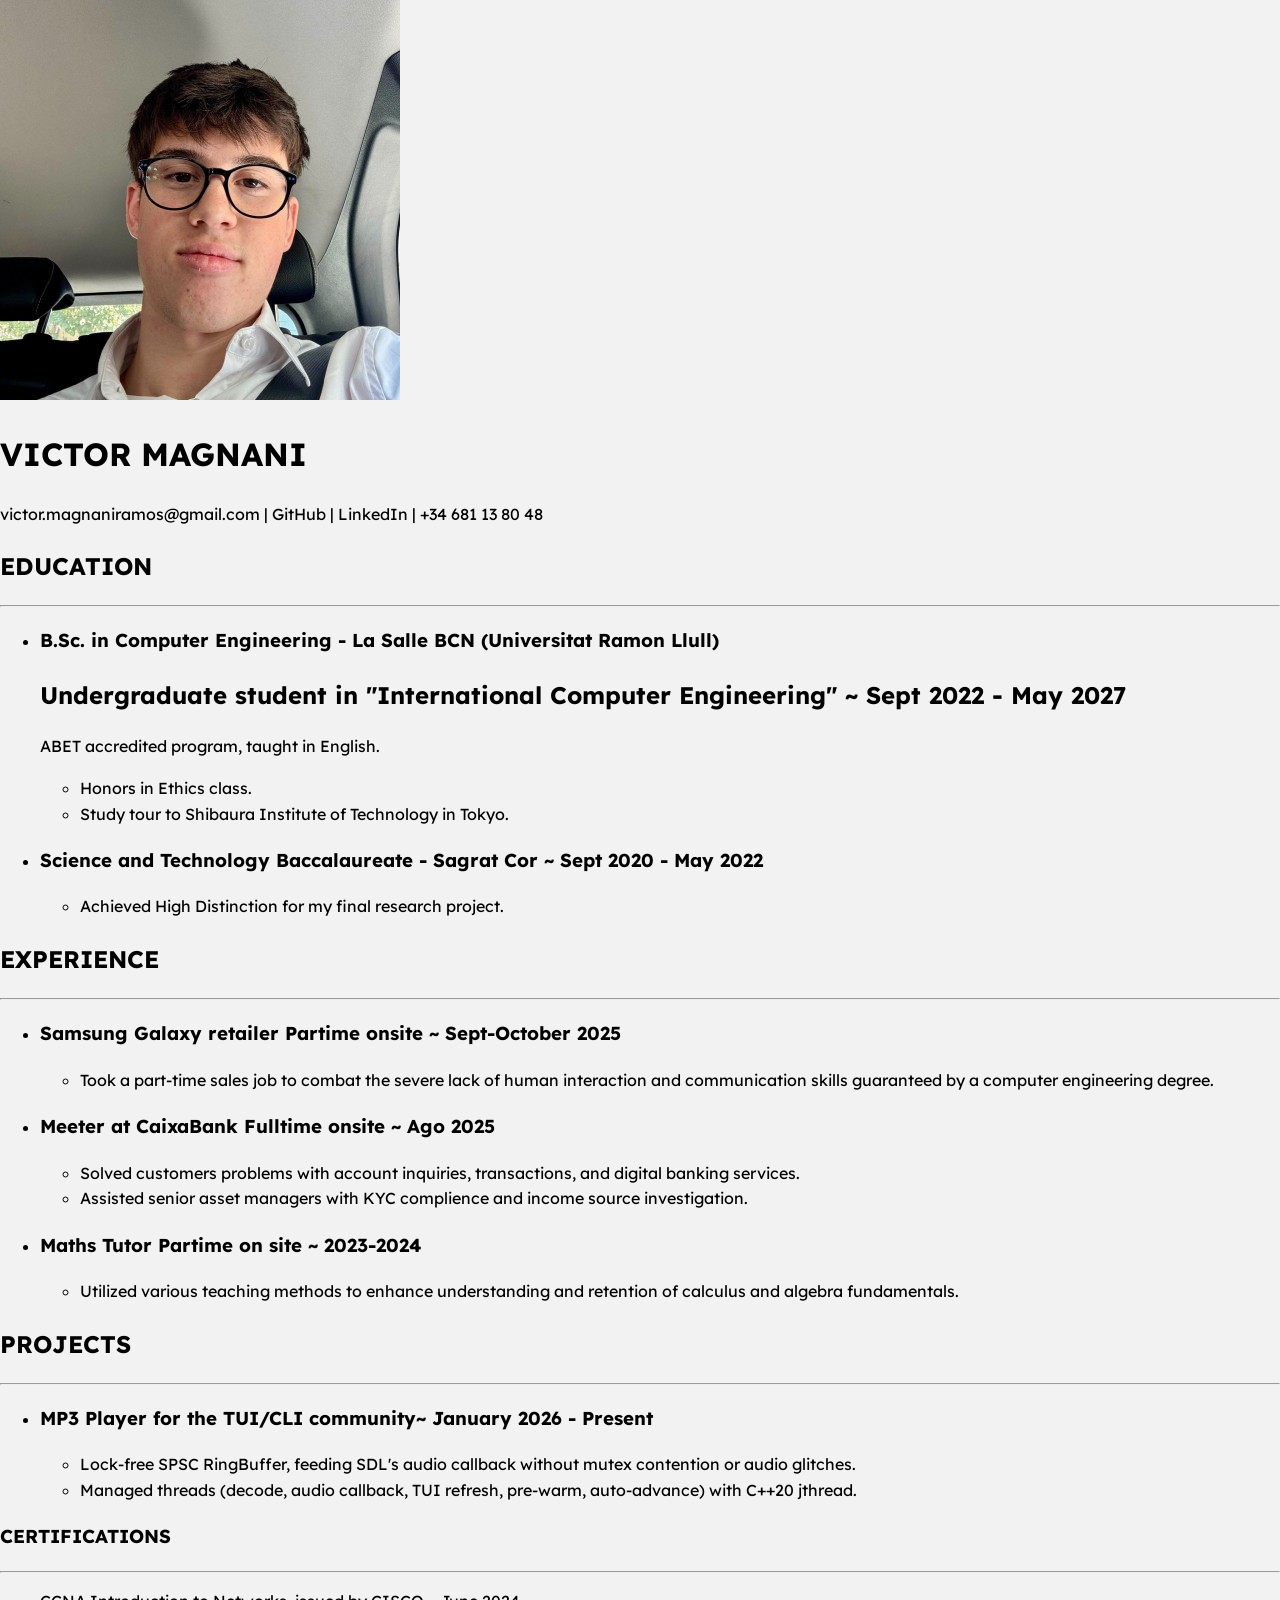
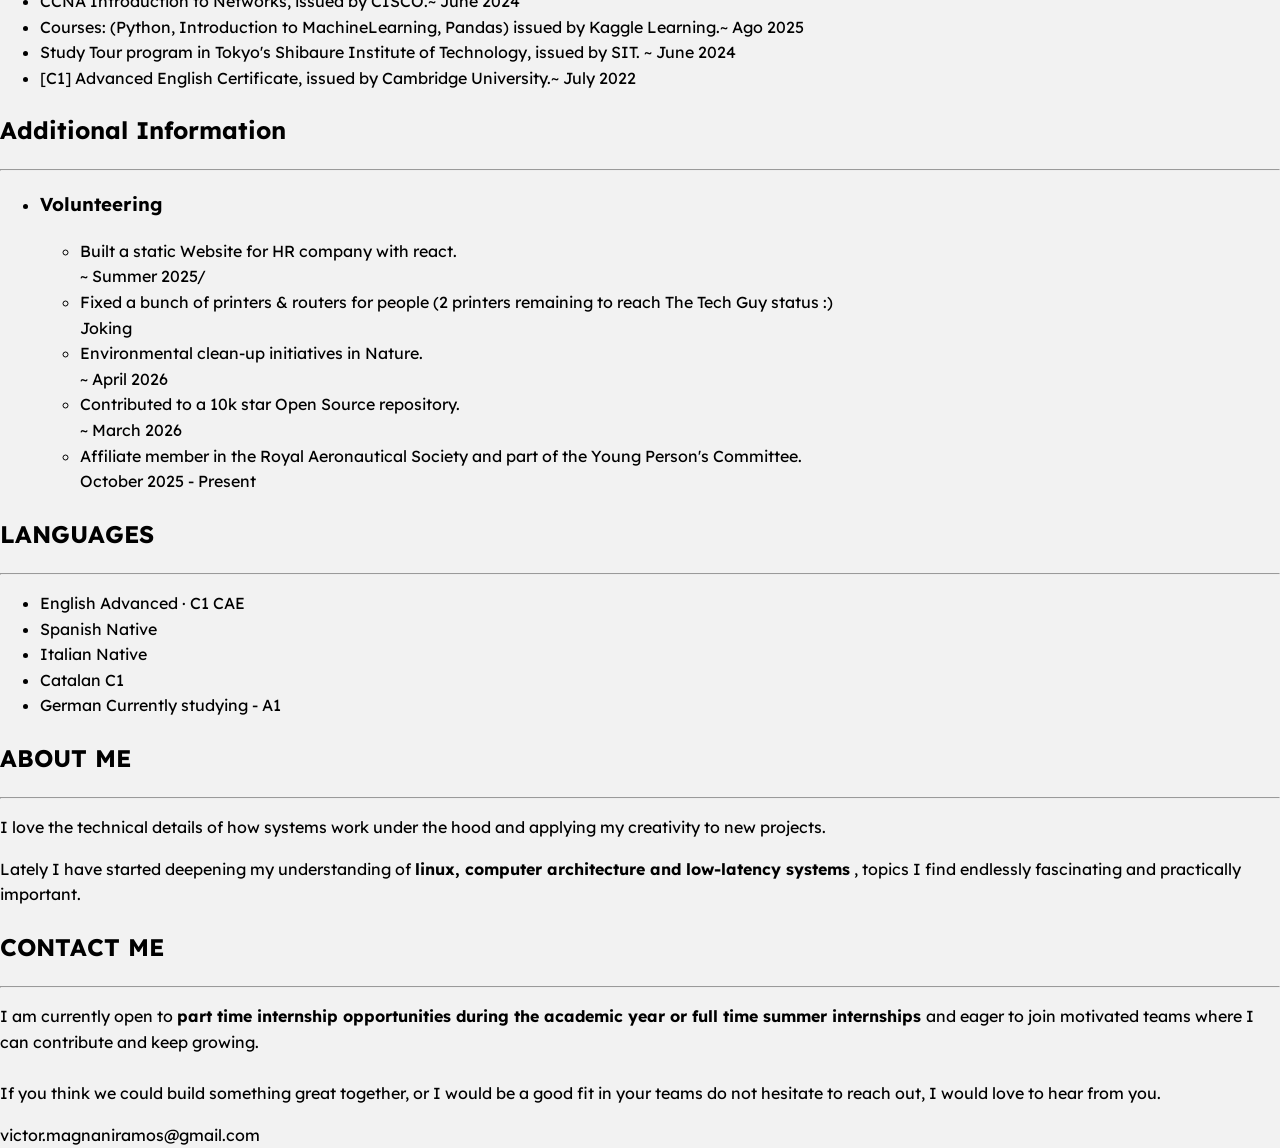
<file: index.html>
<!DOCTYPE html>
<html>
  <head>
    <meta charset="UTF-8">
    <link rel="stylesheet" type="text/css" href="styles.css">
    <link rel="preconnect" href="https://fonts.googleapis.com">
    <link rel="preconnect" href="https://fonts.gstatic.com" crossorigin>
    <link href="https://fonts.googleapis.com/css2?family=Archivo+Black&family=Cal+Sans&family=Lexend+Deca:wght@100..900&display=swap" rel="stylesheet">
    <title>Victor Magnani's CV</title>
  </head>
  <body>
    <div class="wrapper">
      <div class="logo">
        <img src="assets/CaixaPic.jpg" alt="a logo" id="cv-photo"> 
      </div>  
      <div class="header-text">
        <h1 class="centeredText">VICTOR MAGNANI</h1>
      </div>
      </div>
      <nav>
          <p class="centeredText"> victor.magnaniramos@gmail.com |
            <a href="https://github.com/Ardet696/" target="_blank" title="GitHub: Ardet696">GitHub</a> |
            <a href="https://www.linkedin.com/in/victormagnani/" target="_blank" title="LinkedIn: vmagnani">LinkedIn</a> |
            +34 681 13 80 48
          </p>
      </nav>  
      <main>
        <div class="main-grid-page">
          <div class="grid-container">
            <section class="education-container">
              <h2 class="section-title">EDUCATION</h2>
              <hr class="section-divider">
              <div class="education-item">
                <div class="education-header">
                  <ul>
                    <li>
                      <h3 class="item-title">B.Sc. in Computer Engineering - La Salle BCN (Universitat Ramon Llull) </h3>
                      <h2 class=" item-desc">Undergraduate student in "International Computer Engineering" <span class="date-hidden">~ Sept 2022 - May 2027</span></h2>
                      <div class="education-content">
                        <p class="item-desc">ABET accredited program, taught in English.</p>
                        <ul class="item-details">
                          <li>Honors in Ethics class.</li>
                          <li>Study tour to Shibaura Institute of Technology in Tokyo.</li>
                      </ul>
                      </div>
                    </li>
                  </ul>
                </div>
              </div>

              <div class="education-item">
                <div class="education-header">
                  <ul>
                    <li>
                      <h3 class="item-title">Science and Technology Baccalaureate - Sagrat Cor  <span class="date-hidden"> ~ Sept 2020 - May 2022</span></h3>
                      <div class="education-content">
                        <ul class="item-details">
                          <li>Achieved High Distinction for my final research project.</li>
                        </ul>
                      </div>
                    </li>
                  </ul>
                </div>
              </div>
            </section>
          </div>
          <div class="grid-container">
            <section class="experience-container">
              <h2 class="section-title">EXPERIENCE</h2>
              <hr class="section-divider">
              <div class="experience-item">
                <div class="experience-header">
                  <ul>
                    <li>
                        <h3 class="item-title">Samsung Galaxy retailer<span class="date-hidden"> Partime onsite ~ Sept-October 2025</span></h3>
                      <div class="experience-content">
                          <ul>
                            <li>Took a part-time sales job to combat the severe lack of human interaction and communication skills guaranteed by a computer engineering degree.</li>
                          </ul>
                      </div>
                    </li>
                  </ul>
                </div>
              </div>
              <div class="experience-item">
                <div class="experience-header">
                  <ul>
                    <li>
                      <h3 class="item-title">Meeter at CaixaBank <span class="date-hidden">Fulltime onsite ~ Ago 2025</span></h3>
                      <div class="experience-content">
                        <ul>
                          <li>Solved customers problems with account inquiries, transactions, and digital banking services.</li>
                          <li>Assisted senior asset managers with KYC complience and income source investigation.</li>
                        </ul>
                      </div>
                    </li>
                  </ul>
                </div>
              </div>
              <div class="experience-item">
                <div class="experience-header">
                  <ul>
                    <li>
                      <h3 class="item-title">Maths Tutor <span class="date-hidden">Partime on site ~ 2023-2024</span></h3>
                      <div class="experience-content">
                        <ul>
                          <li>Utilized various teaching methods to enhance understanding and retention of calculus and algebra fundamentals.</li>
                        </ul>
                      </div>
                    </li>
                  </ul>
                </div>  
              </div>
            </section>
          </div>
          <div class="grid-container">
            <section class="project-container">
              <h2 class="section-title">PROJECTS</h2>
              <hr class="section-divider">
              <div class="project-item">
                <div class="project-header">
                  <ul>
                    <li>
                      <h3 class="item-title">MP3 Player for the TUI/CLI community<span class="date-hidden">~ January 2026 - Present</span></h3>
                        <ul>
                            <li>Lock-free SPSC RingBuffer, feeding SDL's audio callback without mutex contention or audio glitches.</li>
                            <li>Managed threads (decode, audio callback, TUI refresh, pre-warm, auto-advance) with C++20 jthread.</li>
                    </ul>
                    </li>
                  </ul>
            </section> 
          </div>
          <div class="grid-container">
            <section class="certifications-container">
              <h3 class="section-title">CERTIFICATIONS</h3> 
              <hr class="section-divider">
              <div class="certificate-item">
                  <div class="certifications-header">  
                      <ul>
                          <li>CCNA Introduction to Networks, issued by CISCO.<span class="date-hidden">~ June 2024</span></li>
                          <li>Courses: (Python, Introduction to MachineLearning, Pandas) issued by Kaggle Learning.<span class="date-hidden">~ Ago 2025</span></li>
                          <li>Study Tour program in Tokyo's Shibaure Institute of Technology, issued by SIT. <span class="date-hidden">~ June 2024</span></li>
                          <li>[C1] Advanced English Certificate, issued by Cambridge University.<span class="date-hidden">~ July 2022</span></li>
                      </ul>
                  </div>
                </div>
            </section>
          </div>  
          <div class="grid-container">
            <section class="additional-container">
              <h2 class="section-title">Additional Information</h2>
              <hr class="section-divider">
              <div class="additional-item">
                <div class="additional-header">
                  <ul>
                    <li>
                      <h3 class="item-title">Volunteering</h3>
                      <div class="additional-content">
                        <ul class="item-details">
                          <li>Built a static Website for HR company with react.</li><span class = "date-hidden"> ~ Summer 2025/</span>
                          <li>Fixed a bunch of printers & routers for people (2 printers remaining to reach The Tech Guy status :)</li><span class = "date-hidden">Joking</span>
                          <li>Environmental clean-up initiatives in Nature.</li><span class = "date-hidden"> ~ April 2026</span>
                          <li>Contributed to a 10k star Open Source repository.</li><span class = "date-hidden"> ~ March 2026</span>
                          <li>Affiliate member in the Royal Aeronautical Society and part of the Young Person's Committee.</li><span class = "date-hidden">October 2025 - Present</span>
                        </ul>
                      </div>
                    </li>
                  </ul>
                </div>
              </div>
            </section>
          </div>
        <section class="language-column final-col">
            <h2 class="section-title">LANGUAGES</h2>
            <hr class="section-divider">
            <ul class="lang-list">
                <li class="lang-item">
                    <span class="lang-name">English</span>
                    <span class="lang-level">Advanced · C1 CAE</span>
                </li>
                <li class="lang-item">
                    <span class="lang-name">Spanish</span>
                    <span class="lang-level">Native</span>
                </li>
                <li class="lang-item">
                    <span class="lang-name">Italian</span>
                    <span class="lang-level">Native</span>
                </li>
                <li class="lang-item">
                    <span class="lang-name">Catalan</span>
                    <span class="lang-level">C1</span>
                </li>
                <li class="lang-item">
                    <span class="lang-name">German</span>
                    <span class="lang-level">Currently studying - A1</span>
                </li>
            </ul>
        </section>
        <section class="presentation-column final-col">
            <h2 class="section-title">ABOUT ME</h2>
            <hr class="section-divider">
            <div class="presentation-content">
                <p>
                    I love the technical details of how systems work under the hood and applying my creativity to new projects.
                </p>
                <p>
                    Lately I have started deepening my understanding of <strong>linux, computer architecture and low-latency systems</strong> , topics I
                    find endlessly fascinating and practically important.
                </p>
            </div>
        </section>

        <section class="contact-column final-col">
            <h2 class="section-title">CONTACT ME</h2>
            <hr class="section-divider">
            <div class="presentation-content">
                <p>
                    I am currently open to <strong>part time internship opportunities during the academic year or full time summer internships </strong> and eager to join motivated teams
                    where I can contribute and keep growing. <br></br>If you think we could build something great together, or I would be a good fit in your teams
                    do not hesitate to reach out, I would love to hear from you.
                </p>
                <p>
                    <a href="mailto:victor.magnaniramos@gmail.com">victor.magnaniramos@gmail.com</a>
                </p>
            </div>
        </section>
      </main>
      <script src="script.js"></script>
      <script data-goatcounter="https://ardet696.goatcounter.com/count"
              async src="//gc.zgo.at/count.js"></script>
  </body>
</html>
</file>
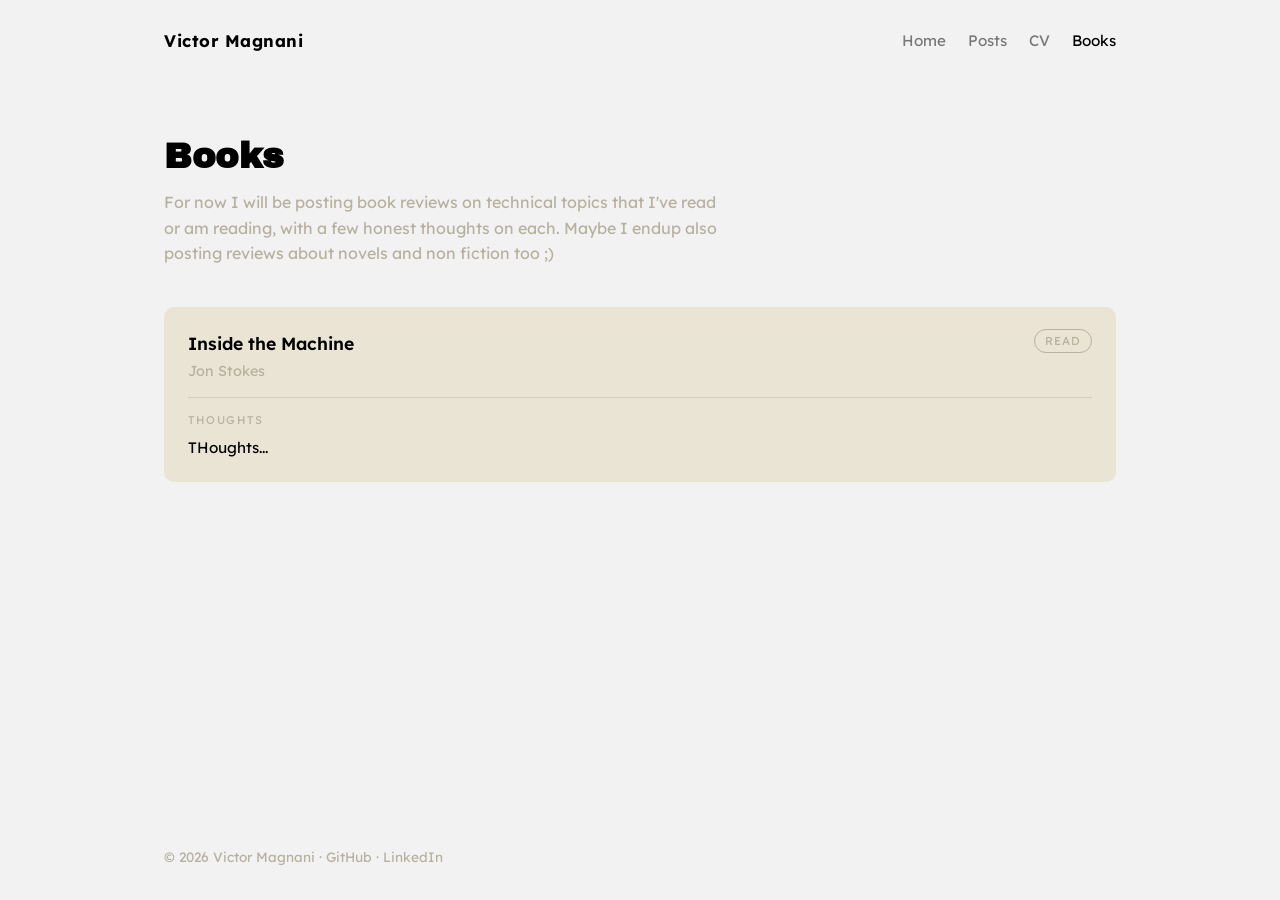
<file: books.html>
<!DOCTYPE html>
<html lang="en">
  <head>
    <meta charset="UTF-8">
    <meta name="viewport" content="width=device-width, initial-scale=1.0">
    <link rel="stylesheet" type="text/css" href="styles.css">
    <link rel="stylesheet" type="text/css" href="books.css">
    <link rel="preconnect" href="https://fonts.googleapis.com">
    <link rel="preconnect" href="https://fonts.gstatic.com" crossorigin>
    <link href="https://fonts.googleapis.com/css2?family=Archivo+Black&family=Lexend+Deca:wght@100..900&display=swap" rel="stylesheet">
    <title>Books · Victor Magnani</title>
  </head>
  <body>
    <div class="page">
      <header class="site-header container">
        <a href="index.html" class="brand">Victor Magnani</a>
        <nav class="site-nav">
          <a href="index.html">Home</a>
          <a href="posts.html">Posts</a>
          <a href="cv.html">CV</a>
          <a href="books.html" class="active">Books</a>
        </nav>
      </header>

      <main class="page-main container">
        <h1 class="page-title">Books</h1>
        <p class="page-intro">
          For now I will be posting book reviews on technical topics that I've read or am reading, with a few honest thoughts on each.
          Maybe I endup also posting reviews about novels and non fiction too ;)
        </p>

        <ul class="book-list">
          <li class="book-item">
            <div class="book-head">
              <div>
                <div class="book-title">Inside the Machine</div>
                <div class="book-author"> Jon Stokes</div>
              </div>
              <span class="book-status">Read</span>
            </div>
            <div class="book-thoughts">
              <span class="book-thoughts-label">Thoughts</span>
              <p>
               THoughts... 
              </p>
            </div>
          </li>

        </ul>
      </main>

      <footer class="site-footer container">
        © 2026 Victor Magnani ·
        <a href="https://github.com/Ardet696/" target="_blank">GitHub</a> ·
        <a href="https://www.linkedin.com/in/victormagnani/" target="_blank">LinkedIn</a>
      </footer>
    </div>

    <script data-goatcounter="https://ardet696.goatcounter.com/count"
            async src="//gc.zgo.at/count.js"></script>
  </body>
</html>
</file>
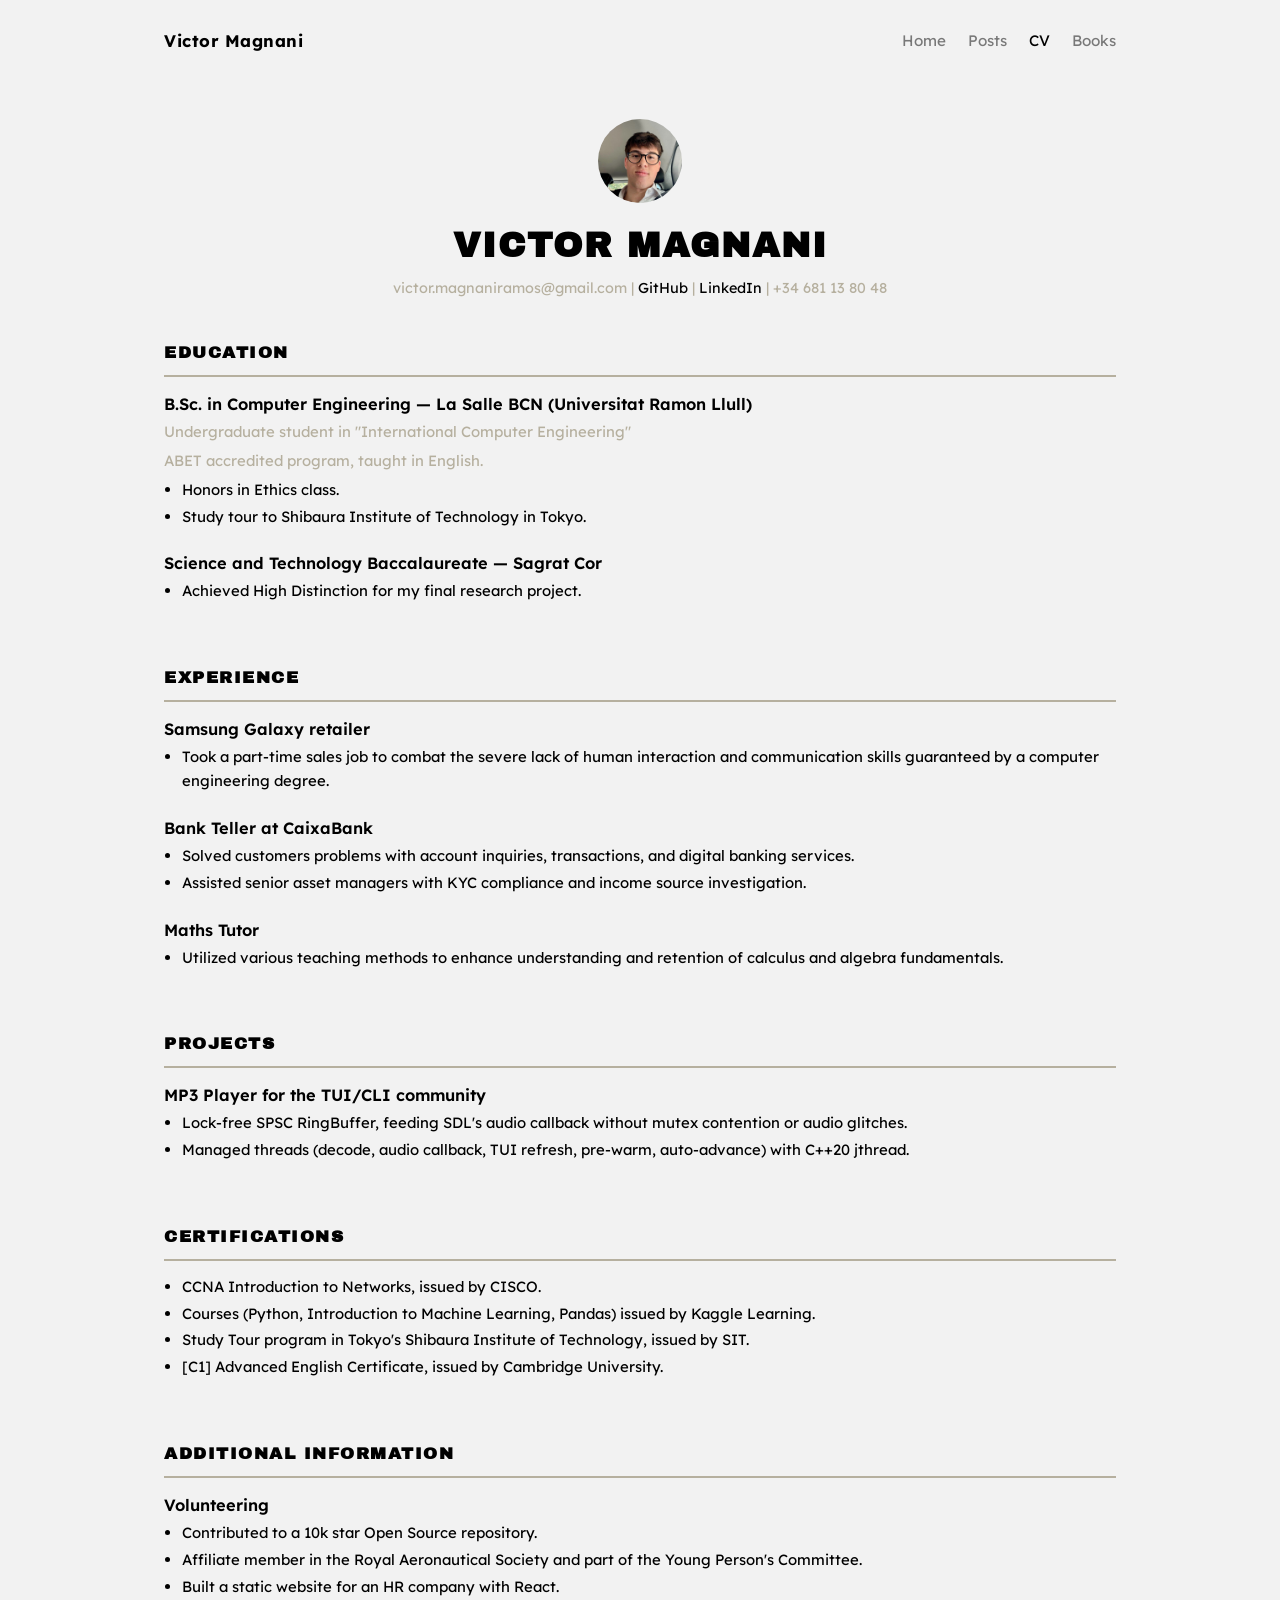
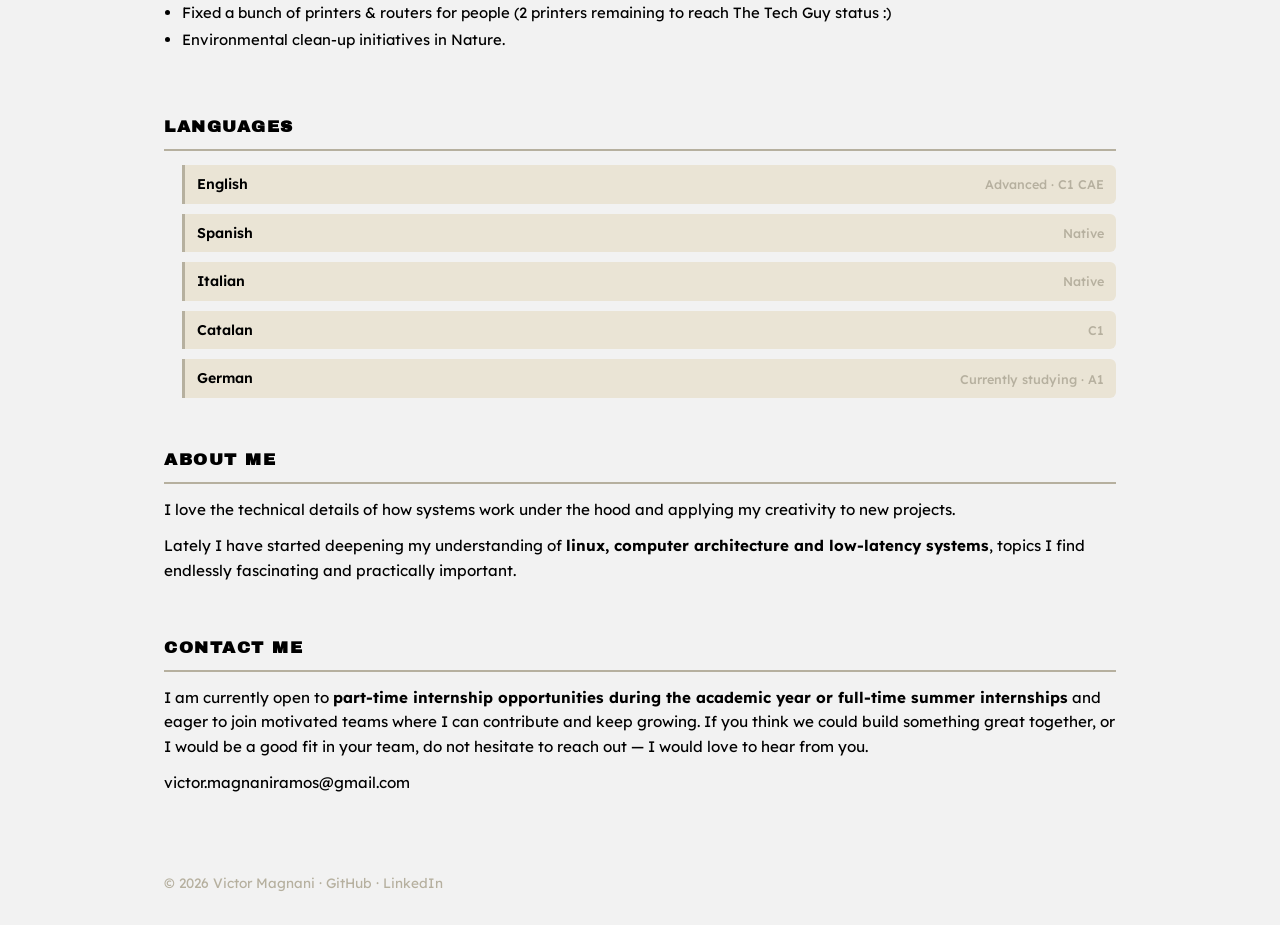
<file: cv.html>
<!DOCTYPE html>
<html lang="en">
  <head>
    <meta charset="UTF-8">
    <meta name="viewport" content="width=device-width, initial-scale=1.0">
    <link rel="stylesheet" type="text/css" href="cv_styles.css">
    <link rel="preconnect" href="https://fonts.googleapis.com">
    <link rel="preconnect" href="https://fonts.gstatic.com" crossorigin>
    <link href="https://fonts.googleapis.com/css2?family=Archivo+Black&family=Lexend+Deca:wght@100..900&display=swap" rel="stylesheet">
    <title>CV · Victor Magnani</title>
  </head>
  <body>
    <div class="page">
      <header class="site-header container">
        <a href="index.html" class="brand">Victor Magnani</a>
        <nav class="site-nav">
          <a href="index.html">Home</a>
          <a href="posts.html">Posts</a>
          <a href="cv.html" class="active">CV</a>
          <a href="books.html">Books</a>
        </nav>
      </header>

      <main class="cv-main container">
        <div class="cv-photo-wrap">
          <img src="assets/CaixaPic.jpg" alt="Victor Magnani" id="cv-photo">
        </div>
        <h1 class="cv-name">VICTOR MAGNANI</h1>
        <p class="cv-contact">
          victor.magnaniramos@gmail.com |
          <a href="https://github.com/Ardet696/" target="_blank" title="GitHub: Ardet696">GitHub</a> |
          <a href="https://www.linkedin.com/in/victormagnani/" target="_blank" title="LinkedIn: vmagnani">LinkedIn</a> |
          +34 681 13 80 48
        </p>

        <div class="cv-grid">
          <!-- Education -->
          <section class="cv-section">
            <h2 class="section-title">Education</h2>
            <hr class="section-divider">
            <div class="cv-item">
              <h3 class="item-title">B.Sc. in Computer Engineering — La Salle BCN (Universitat Ramon Llull)</h3>
              <p class="item-desc">
                Undergraduate student in "International Computer Engineering"
                <span class="date-hidden">~ Sept 2022 - May 2027</span>
              </p>
              <p class="item-desc">ABET accredited program, taught in English.</p>
              <ul>
                <li>Honors in Ethics class.</li>
                <li>Study tour to Shibaura Institute of Technology in Tokyo.</li>
              </ul>
            </div>
            <div class="cv-item">
              <h3 class="item-title">
                Science and Technology Baccalaureate — Sagrat Cor
                <span class="date-hidden">~ Sept 2020 - May 2022</span>
              </h3>
              <ul>
                <li>Achieved High Distinction for my final research project.</li>
              </ul>
            </div>
          </section>

          <!-- Experience -->
          <section class="cv-section">
            <h2 class="section-title">Experience</h2>
            <hr class="section-divider">
            <div class="cv-item">
              <h3 class="item-title">
                Samsung Galaxy retailer
                <span class="date-hidden">Part-time onsite ~ Sept-October 2025</span>
              </h3>
              <ul>
                <li>Took a part-time sales job to combat the severe lack of human interaction and communication skills guaranteed by a computer engineering degree.</li>
              </ul>
            </div>
            <div class="cv-item">
              <h3 class="item-title">
                Bank Teller at CaixaBank
                <span class="date-hidden">Full-time onsite ~ Ago 2025</span>
              </h3>
              <ul>
                <li>Solved customers problems with account inquiries, transactions, and digital banking services.</li>
                <li>Assisted senior asset managers with KYC compliance and income source investigation.</li>
              </ul>
            </div>
            <div class="cv-item">
              <h3 class="item-title">
                Maths Tutor
                <span class="date-hidden">Part-time onsite ~ 2023-2024</span>
              </h3>
              <ul>
                <li>Utilized various teaching methods to enhance understanding and retention of calculus and algebra fundamentals.</li>
              </ul>
            </div>
          </section>

          <!-- Projects -->
          <section class="cv-section">
            <h2 class="section-title">Projects</h2>
            <hr class="section-divider">
            <div class="cv-item">
              <h3 class="item-title">
                MP3 Player for the TUI/CLI community
                <span class="date-hidden">~ January 2026 - Present</span>
              </h3>
              <ul>
                <li>Lock-free SPSC RingBuffer, feeding SDL's audio callback without mutex contention or audio glitches.</li>
                <li>Managed threads (decode, audio callback, TUI refresh, pre-warm, auto-advance) with C++20 jthread.</li>
              </ul>
            </div>
          </section>

          <!-- Certifications -->
          <section class="cv-section">
            <h2 class="section-title">Certifications</h2>
            <hr class="section-divider">
            <div class="cv-item">
              <ul>
                <li>CCNA Introduction to Networks, issued by CISCO. <span class="date-hidden">~ June 2024</span></li>
                <li>Courses (Python, Introduction to Machine Learning, Pandas) issued by Kaggle Learning. <span class="date-hidden">~ Ago 2025</span></li>
                <li>Study Tour program in Tokyo's Shibaura Institute of Technology, issued by SIT. <span class="date-hidden">~ June 2024</span></li>
                <li>[C1] Advanced English Certificate, issued by Cambridge University. <span class="date-hidden">~ July 2022</span></li>
              </ul>
            </div>
          </section>

          <!-- Additional information -->
          <section class="cv-section">
            <h2 class="section-title">Additional Information</h2>
            <hr class="section-divider">
            <div class="cv-item">
              <h3 class="item-title">Volunteering</h3>
              <ul>
                <li>Contributed to a 10k star Open Source repository. <span class="date-hidden">~ March 2026</span></li>
                <li>Affiliate member in the Royal Aeronautical Society and part of the Young Person's Committee. <span class="date-hidden">October 2025 - Present</span></li>
                <li>Built a static website for an HR company with React. <span class="date-hidden">~ Summer 2025</span></li>
                <li>Fixed a bunch of printers &amp; routers for people (2 printers remaining to reach The Tech Guy status :) <span class="date-hidden">Joking</span></li>
                <li>Environmental clean-up initiatives in Nature. <span class="date-hidden">~ April 2026</span></li>
              </ul>
            </div>
          </section>

          <!-- Languages -->
          <section class="cv-section">
            <h2 class="section-title">Languages</h2>
            <hr class="section-divider">
            <ul class="lang-list">
              <li class="lang-item">
                <span class="lang-name">English</span>
                <span class="lang-level">Advanced · C1 CAE</span>
              </li>
              <li class="lang-item">
                <span class="lang-name">Spanish</span>
                <span class="lang-level">Native</span>
              </li>
              <li class="lang-item">
                <span class="lang-name">Italian</span>
                <span class="lang-level">Native</span>
              </li>
              <li class="lang-item">
                <span class="lang-name">Catalan</span>
                <span class="lang-level">C1</span>
              </li>
              <li class="lang-item">
                <span class="lang-name">German</span>
                <span class="lang-level">Currently studying · A1</span>
              </li>
            </ul>
          </section>

          <!-- About me -->
          <section class="cv-section cv-prose">
            <h2 class="section-title">About Me</h2>
            <hr class="section-divider">
            <p>
              I love the technical details of how systems work under the hood and applying my creativity to new projects.
            </p>
            <p>
              Lately I have started deepening my understanding of <strong>linux, computer architecture and low-latency systems</strong>,
              topics I find endlessly fascinating and practically important.
            </p>
          </section>

          <!-- Contact me -->
          <section class="cv-section cv-prose">
            <h2 class="section-title">Contact Me</h2>
            <hr class="section-divider">
            <p>
              I am currently open to <strong>part-time internship opportunities during the academic year or full-time summer internships</strong>
              and eager to join motivated teams where I can contribute and keep growing. If you think we could build something great together,
              or I would be a good fit in your team, do not hesitate to reach out — I would love to hear from you.
            </p>
            <p>
              <a href="mailto:victor.magnaniramos@gmail.com">victor.magnaniramos@gmail.com</a>
            </p>
          </section>
        </div>
      </main>

      <footer class="site-footer container">
        © 2026 Victor Magnani ·
        <a href="https://github.com/Ardet696/" target="_blank">GitHub</a> ·
        <a href="https://www.linkedin.com/in/victormagnani/" target="_blank">LinkedIn</a>
      </footer>
    </div>

    <script src="script.js"></script>
    <script data-goatcounter="https://ardet696.goatcounter.com/count"
            async src="//gc.zgo.at/count.js"></script>
  </body>
</html>
</file>
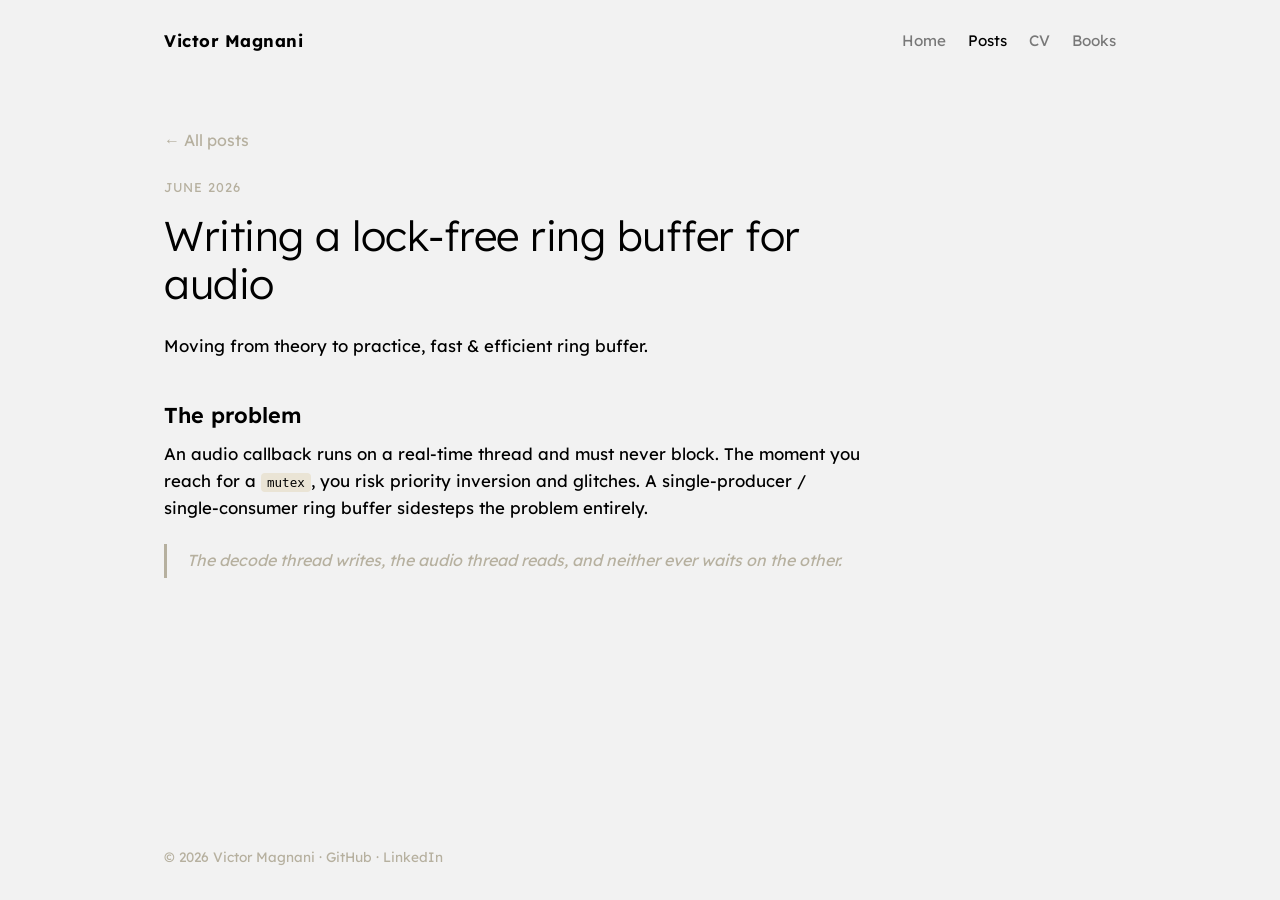
<file: posts/ringBuffer.html>
<!DOCTYPE html>
<html lang="en">
  <head>
    <meta charset="UTF-8">
    <meta name="viewport" content="width=device-width, initial-scale=1.0">
    <link rel="stylesheet" type="text/css" href="../styles.css">
    <link rel="stylesheet" type="text/css" href="../posts.css">
    <link rel="preconnect" href="https://fonts.googleapis.com">
    <link rel="preconnect" href="https://fonts.gstatic.com" crossorigin>
    <link href="https://fonts.googleapis.com/css2?family=Archivo+Black&family=Lexend+Deca:wght@100..900&display=swap" rel="stylesheet">
    <title>Writing a lock-free ring buffer for audio · Victor Magnani</title>
  </head>
  <body>
    <div class="page">
      <header class="site-header container">
        <a href="../index.html" class="brand">Victor Magnani</a>
        <nav class="site-nav">
          <a href="../index.html">Home</a>
          <a href="../posts.html" class="active">Posts</a>
          <a href="../cv.html">CV</a>
          <a href="../books.html">Books</a>
        </nav>
      </header>

      <main class="page-main container">
        <a class="back-link" href="../posts.html">← All posts</a>

        <article class="article">
          <span class="post-date">June 2026</span>
          <h1>Writing a lock-free ring buffer for audio</h1>

          <p>Moving from theory to practice, fast & efficient ring buffer.
          </p>

          <h2>The problem</h2>
          <p>
            An audio callback runs on a real-time thread and must never block. The moment
            you reach for a <code>mutex</code>, you risk priority inversion and glitches.
            A single-producer / single-consumer ring buffer sidesteps the problem entirely.
          </p>

          <blockquote>
            The decode thread writes, the audio thread reads, and neither ever waits on the
            other.
          </blockquote>

                  </article>
      </main>

      <footer class="site-footer container">
        © 2026 Victor Magnani ·
        <a href="https://github.com/Ardet696/" target="_blank">GitHub</a> ·
        <a href="https://www.linkedin.com/in/victormagnani/" target="_blank">LinkedIn</a>
      </footer>
    </div>

    <script data-goatcounter="https://ardet696.goatcounter.com/count"
            async src="//gc.zgo.at/count.js"></script>
  </body>
</html>
</file>
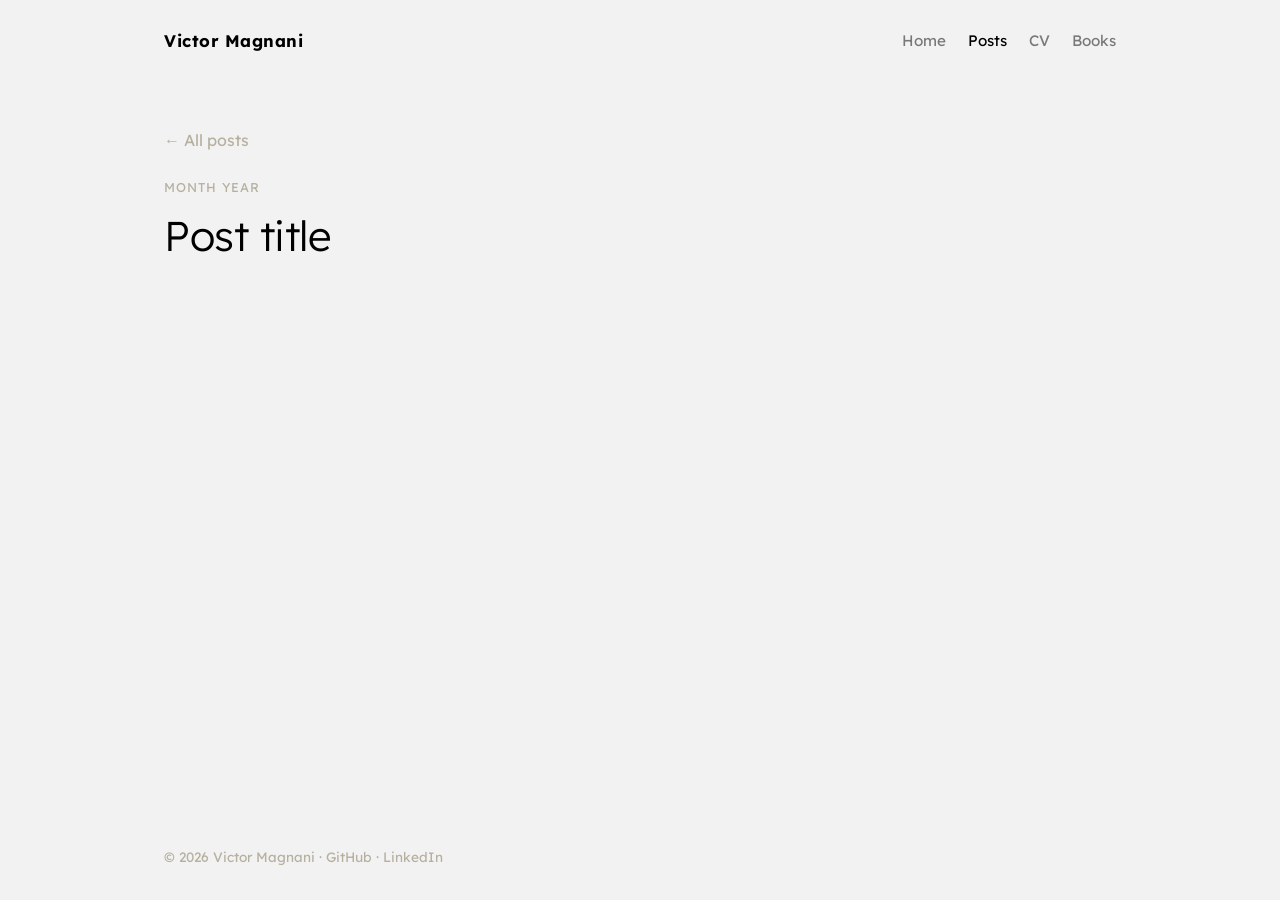
<file: posts/template.html>
<!DOCTYPE html>
<html lang="en">
  <head>
    <meta charset="UTF-8">
    <meta name="viewport" content="width=device-width, initial-scale=1.0">
    <link rel="stylesheet" type="text/css" href="../styles.css">
    <link rel="stylesheet" type="text/css" href="../posts.css">
    <link rel="preconnect" href="https://fonts.googleapis.com">
    <link rel="preconnect" href="https://fonts.gstatic.com" crossorigin>
    <link href="https://fonts.googleapis.com/css2?family=Archivo+Black&family=Lexend+Deca:wght@100..900&display=swap" rel="stylesheet">
    <title>Post title · Victor Magnani</title>
  </head>
  <body>
    <div class="page">
      <header class="site-header container">
        <a href="../index.html" class="brand">Victor Magnani</a>
        <nav class="site-nav">
          <a href="../index.html">Home</a>
          <a href="../posts.html" class="active">Posts</a>
          <a href="../cv.html">CV</a>
          <a href="../books.html">Books</a>
        </nav>
      </header>

      <main class="page-main container">
        <a class="back-link" href="../posts.html">← All posts</a>

        <article class="article">
          <span class="post-date">Month Year</span>
          <h1>Post title</h1>

          <!--
            Write your post below. Available styled elements:
              <p>…</p>                paragraph
              <h2>…</h2>              section heading
              <blockquote>…</blockquote>   pull quote
              <code>…</code>          inline code
              <a href="…">…</a>       link
          -->
          <p></p>
        </article>
      </main>

      <footer class="site-footer container">
        © 2026 Victor Magnani ·
        <a href="https://github.com/Ardet696/" target="_blank">GitHub</a> ·
        <a href="https://www.linkedin.com/in/victormagnani/" target="_blank">LinkedIn</a>
      </footer>
    </div>

    <script data-goatcounter="https://ardet696.goatcounter.com/count"
            async src="//gc.zgo.at/count.js"></script>
  </body>
</html>
</file>
<file: styles.css>
:root {
  --bg: #F2F2F2;
  --surface: #EAE4D5;
  --muted: #B6B09F;
  --ink: #000000;

  --max-width: 1080px;
  --gutter: clamp(1.25rem, 5vw, 4rem);
  --radius: 10px;
}

* {
  box-sizing: border-box;
}
html,
body {
  height: 100%;
}
body {
  margin: 0;
  padding: 0;
  font-family: "Lexend Deca", sans-serif;
  background-color: var(--bg);
  color: var(--ink);
  line-height: 1.6;
  -webkit-font-smoothing: antialiased;
}
a {
  color: var(--ink);
  text-decoration: none;
}

.container {
  width: 100%;
  max-width: var(--max-width);
  margin: 0 auto;
  padding-left: var(--gutter);
  padding-right: var(--gutter);
}
.page {
  display: flex;
  flex-direction: column;
  min-height: 100vh;
}

.site-header {
  display: flex;
  flex-wrap: wrap;
  align-items: center;
  gap: 12px 28px;
  padding-top: 28px;
  padding-bottom: 28px;
}
.brand {
  font-weight: 700;
  font-size: 1.05em;
  letter-spacing: 0.5px;
  margin-right: auto;
}
.site-nav {
  display: flex;
  flex-wrap: wrap;
  gap: 22px;
  font-size: 0.95em;
}
.site-nav a {
  opacity: 0.5;
  transition: opacity 0.25s ease;
}
.site-nav a:hover,
.site-nav a.active {
  opacity: 1;
}

/* ---------- Footer ---------- */
.site-footer {
  padding-top: 32px;
  padding-bottom: 32px;
  font-size: 0.85em;
  color: var(--muted);
}
.site-footer a {
  color: var(--muted);
  transition: color 0.25s ease;
}
.site-footer a:hover {
  color: var(--ink);
}

.hero {
  flex: 1 1 auto;
  display: flex;
  align-items: center;
  gap: clamp(2rem, 5vw, 4rem);
  padding-top: clamp(2rem, 8vh, 6rem);
  padding-bottom: clamp(2rem, 8vh, 6rem);
}
.hero-content {
  flex: 1 1 58%;
  display: flex;
  flex-direction: column;
  gap: clamp(2rem, 6vw, 5rem);
}
.bonsai-wrap {
  flex: 0 1 42%;
  max-width: 440px;
  align-self: center;
}
.bonsai {
  display: block;
  width: 100%;
  margin: 0;
  overflow: hidden;
  user-select: none;
  text-shadow: 0 0 0.6px currentColor;
}
@media (max-width: 820px) {
  .hero {
    flex-direction: column;
    align-items: stretch;
  }
  .bonsai-wrap {
    order: -1;
    flex: none;
    max-width: 360px;
    align-self: center;
  }
}
.hero-title {
  font-weight: 300;
  font-size: clamp(2rem, 6vw, 3.6em);
  line-height: 1.12;
  letter-spacing: -0.5px;
  margin: 0;
  max-width: 16ch;
}
.hero-text {
  margin: 0;
  max-width: 56ch;
  font-size: clamp(1rem, 2.4vw, 1.2em);
  line-height: 1.75;
  color: var(--ink);
  text-align: justify;
}

.page-main {
  flex: 1 1 auto;
}
.page-title {
  font-family: "Archivo Black", sans-serif;
  font-size: clamp(1.6rem, 4vw, 2.2em);
  letter-spacing: 0.5px;
  margin: clamp(1.5rem, 5vh, 3rem) 0 6px;
}
.page-intro {
  margin: 0 0 clamp(1.5rem, 5vh, 2.5rem);
  max-width: 56ch;
  color: var(--muted);
}

@media (max-width: 520px) {
  .site-header {
    padding-top: 22px;
    padding-bottom: 22px;
  }
  .site-nav {
    gap: 16px;
  }
  .hero-text {
    text-align: left;
  }
}
</file>
<file: books.css>
.book-list {
  list-style: none;
  margin: 0 0 2rem;
  padding: 0;
  display: flex;
  flex-direction: column;
  gap: 16px;
}
.book-item {
  background: var(--surface);
  border-radius: var(--radius);
  padding: 22px 24px;
}
.book-head {
  display: flex;
  justify-content: space-between;
  align-items: flex-start;
  gap: 14px;
  flex-wrap: wrap;
}
.book-title {
  font-weight: 600;
  font-size: 1.1em;
  margin-bottom: 3px;
}
.book-author {
  color: var(--muted);
  font-size: 0.9em;
}
.book-status {
  flex: none;
  font-size: 0.72em;
  letter-spacing: 1px;
  text-transform: uppercase;
  color: var(--muted);
  border: 1px solid var(--muted);
  border-radius: 999px;
  padding: 2px 10px;
  white-space: nowrap;
}
.book-thoughts {
  margin-top: 14px;
  padding-top: 14px;
  border-top: 1px solid rgba(0, 0, 0, 0.1);
}
.book-thoughts-label {
  display: block;
  font-size: 0.7em;
  letter-spacing: 1.5px;
  text-transform: uppercase;
  color: var(--muted);
  margin-bottom: 6px;
}
.book-thoughts p {
  margin: 0 0 0.6em;
  font-size: 0.95em;
  max-width: 70ch;
}
.book-thoughts p:last-child {
  margin-bottom: 0;
}
</file>
<file: cv_styles.css>
:root {
  --bg: #F2F2F2;
  --surface: #EAE4D5;
  --muted: #B6B09F;
  --ink: #000000;

  --max-width: 1080px;
  --gutter: clamp(1.25rem, 5vw, 4rem);
}

* {
  box-sizing: border-box;
}
html,
body {
  height: 100%;
}
body {
  margin: 0;
  padding: 0;
  font-family: "Lexend Deca", sans-serif;
  background-color: var(--bg);
  color: var(--ink);
  line-height: 1.6;
  -webkit-font-smoothing: antialiased;
}
a {
  color: var(--ink);
  text-decoration: none;
}

.container {
  width: 100%;
  max-width: var(--max-width);
  margin: 0 auto;
  padding-left: var(--gutter);
  padding-right: var(--gutter);
}
.page {
  display: flex;
  flex-direction: column;
  min-height: 100vh;
}

.site-header {
  display: flex;
  flex-wrap: wrap;
  align-items: center;
  gap: 12px 28px;
  padding-top: 28px;
  padding-bottom: 28px;
}
.brand {
  font-weight: 700;
  font-size: 1.05em;
  letter-spacing: 0.5px;
  margin-right: auto;
}
.site-nav {
  display: flex;
  flex-wrap: wrap;
  gap: 22px;
  font-size: 0.95em;
}
.site-nav a {
  opacity: 0.5;
  transition: opacity 0.25s ease;
}
.site-nav a:hover,
.site-nav a.active {
  opacity: 1;
}

.site-footer {
  padding-top: 32px;
  padding-bottom: 32px;
  font-size: 0.85em;
  color: var(--muted);
}
.site-footer a {
  color: var(--muted);
  transition: color 0.25s ease;
}
.site-footer a:hover {
  color: var(--ink);
}

.cv-main {
  flex: 1 1 auto;
}
.cv-photo-wrap {
  display: flex;
  justify-content: center;
  margin: clamp(1rem, 4vh, 2.5rem) 0 0.5rem;
}
#cv-photo {
  width: 84px;
  height: 84px;
  object-fit: cover;
  border-radius: 50%;
  cursor: pointer;
  transition: transform 0.3s ease-in-out;
  transform: scale(1);
  transform-origin: center center;
}
#cv-photo.maximized {
  transform: scale(3.2);
  position: relative;
  z-index: 1000;
}
.cv-name {
  text-align: center;
  font-family: "Archivo Black", sans-serif;
  letter-spacing: 2px;
  font-size: clamp(1.6rem, 5vw, 2.2em);
  margin: 14px 0 4px;
}
.cv-contact {
  text-align: center;
  font-size: 0.9em;
  color: var(--muted);
  margin: 0 0 clamp(1.5rem, 5vh, 2.5rem);
}
.cv-contact a {
  color: var(--ink);
}

.cv-grid {
  display: flex;
  flex-direction: column;
  gap: clamp(1.5rem, 5vh, 2.5rem);
  padding-bottom: 2rem;
}

.cv-section {
  display: flex;
  flex-direction: column;
}
.section-title {
  font-family: "Archivo Black", sans-serif;
  text-transform: uppercase;
  letter-spacing: 1.5px;
  font-size: 1.05em;
  margin: 0 0 8px;
}
.section-divider {
  width: 100%;
  margin: 0 0 14px;
  border: none;
  border-top: 2px solid var(--muted);
}
.cv-item {
  margin-bottom: 16px;
}
.item-title {
  font-weight: 600;
  font-size: 1.02em;
  margin: 0 0 3px;
}
.item-desc {
  font-size: 0.93em;
  color: var(--muted);
  margin: 0 0 5px;
}
.cv-section ul {
  margin: 0 0 6px;
  padding-left: 18px;
}
.cv-section li {
  margin-bottom: 3px;
  font-size: 0.93em;
}

.lang-list {
  list-style: none;
  padding: 0;
  margin: 0;
  display: flex;
  flex-direction: column;
  gap: 7px;
}
.lang-item {
  display: flex;
  justify-content: space-between;
  align-items: center;
  padding: 8px 12px;
  border-left: 3px solid var(--muted);
  background: var(--surface);
  border-radius: 0 6px 6px 0;
}
.lang-name {
  font-weight: 600;
  font-size: 0.95em;
}
.lang-level {
  font-size: 0.85em;
  color: var(--muted);
  font-weight: 500;
}

.cv-prose p {
  font-size: 0.95em;
  margin: 0 0 0.8em;
}

.date-hidden {
  display: none;
  font-weight: normal;
  color: var(--muted);
}
.date-visible {
  display: inline;
}
</file>
<file: posts.css>
.post-list {
  list-style: none;
  margin: 0 0 2rem;
  padding: 0;
  display: flex;
  flex-direction: column;
}
.post-list li {
  border-top: 1px solid var(--muted);
}
.post-list li:last-child {
  border-bottom: 1px solid var(--muted);
}
.post-link {
  display: block;
  padding: 22px 4px;
  transition: padding-left 0.25s ease;
}
.post-link:hover {
  padding-left: 14px;
}
.post-date {
  display: block;
  font-size: 0.8em;
  letter-spacing: 1px;
  text-transform: uppercase;
  color: var(--muted);
  margin-bottom: 6px;
}
.post-name {
  font-size: 1.25em;
  font-weight: 600;
  margin-bottom: 6px;
}
.post-excerpt {
  color: var(--muted);
  font-size: 0.95em;
  max-width: 60ch;
}

.article {
  max-width: 70ch;
  padding-bottom: 2rem;
}
.article .post-date {
  margin-bottom: 14px;
}
.article h1 {
  font-weight: 300;
  font-size: clamp(1.8rem, 5vw, 2.6em);
  line-height: 1.15;
  letter-spacing: -0.5px;
  margin: 0 0 0.6em;
}
.article h2 {
  font-weight: 600;
  font-size: 1.35em;
  margin: 1.8em 0 0.4em;
}
.article p {
  margin: 0 0 1.2em;
  font-size: 1.05em;
}
.article a {
  border-bottom: 1px solid var(--muted);
}
.article blockquote {
  margin: 1.4em 0;
  padding: 4px 20px;
  border-left: 3px solid var(--muted);
  color: var(--muted);
  font-style: italic;
}
.article code {
  background: var(--surface);
  padding: 2px 6px;
  border-radius: 4px;
  font-size: 0.92em;
}
.back-link {
  display: inline-block;
  margin: clamp(1.5rem, 5vh, 3rem) 0 1.5rem;
  color: var(--muted);
  transition: color 0.25s ease;
}
.back-link:hover {
  color: var(--ink);
}
</file>
